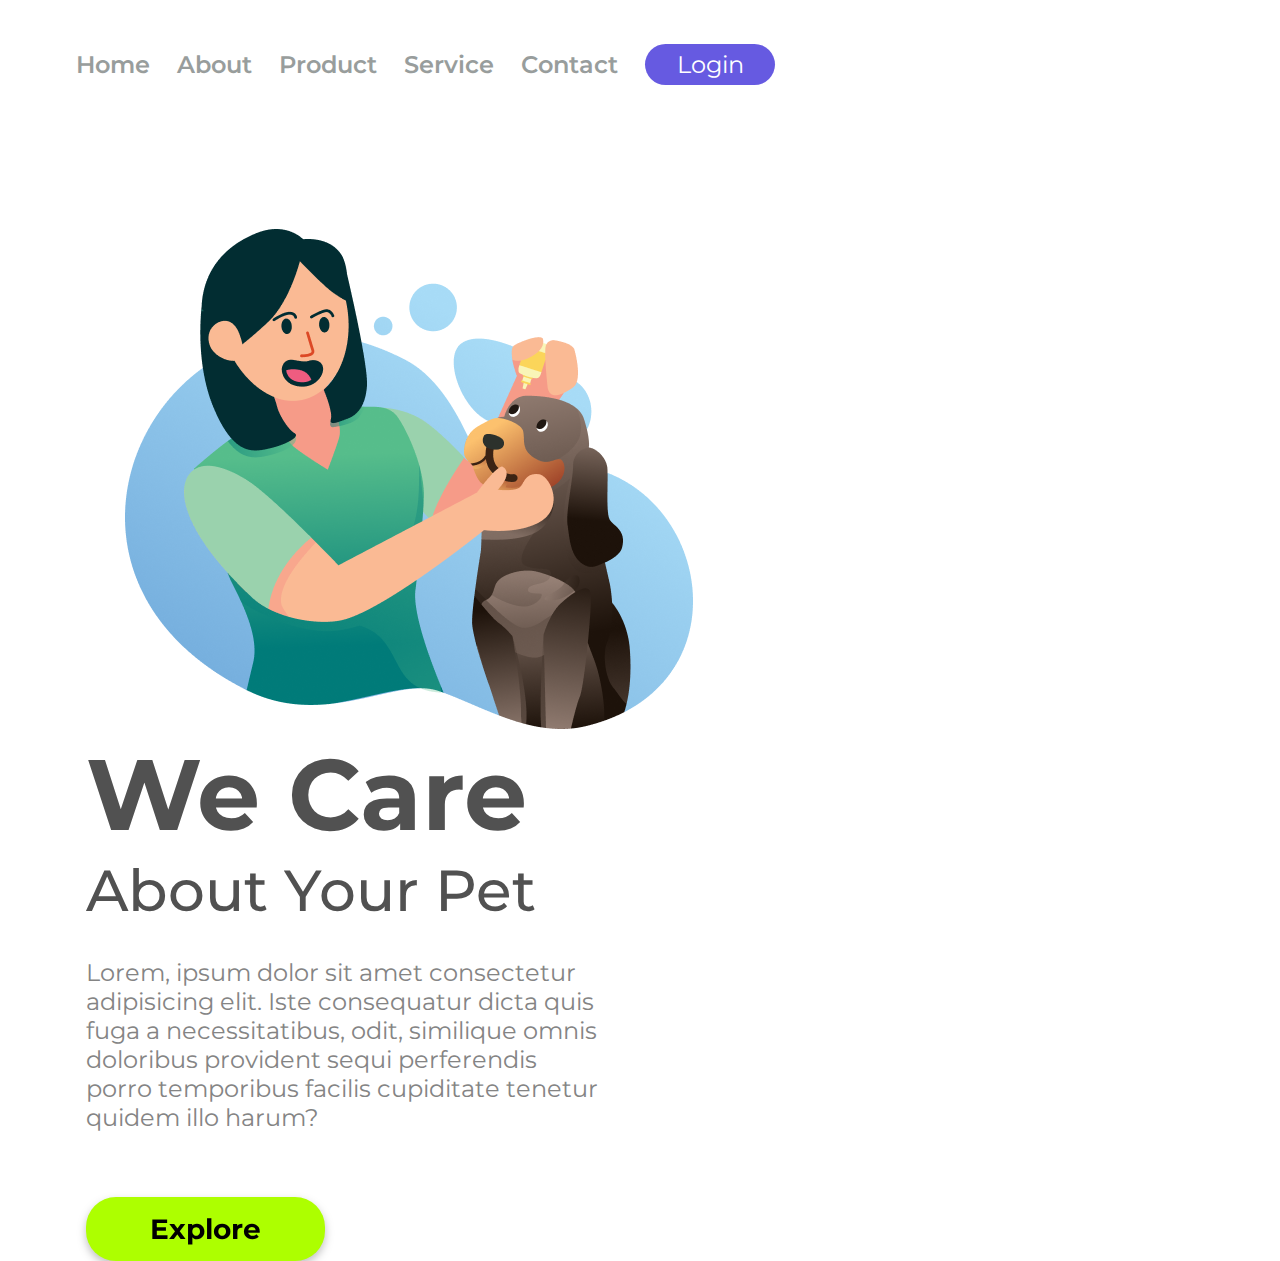
<file: CSS/index.html>
<!DOCTYPE html>
<html lang="pt-br">

<head>
    <meta charset="UTF-8">
    <meta http-equiv="X-UA-Compatible" content="IE=edge">
    <meta name="viewport" content="width=device-width, initial-scale=1.0">
    <link rel="stylesheet" href="./styles.css">
    <link rel="preconnect" href="https://fonts.googleapis.com">
    <link rel="preconnect" href="https://fonts.gstatic.com" crossorigin>
    <link
        href="https://fonts.googleapis.com/css2?family=Montserrat:wght@400;500;600;700;900&family=Open+Sans:wght@300&display=swap"
        rel="stylesheet">
    <title>We Care</title>
</head>

<body>
    <header>
        <a class="link-header">Home</a>
        <a class="link-header">About</a>
        <a class="link-header">Product</a>
        <a class="link-header">Service</a>
        <a class="link-header">Contact</a>
        <button class="button-header">Login</button>
    </header>
    <main>
        <img src="./img/Illustration 2.png" alt="we-care-logo" class="img-logo">

        <section>
            <h1>We Care</h1>
            <h2>About Your Pet</h2>
            <p>Lorem, ipsum dolor sit amet consectetur adipisicing elit. Iste consequatur dicta quis fuga a
                necessitatibus,
                odit, similique omnis doloribus provident sequi perferendis porro temporibus facilis cupiditate tenetur
                quidem illo harum?</p>
            <button class="button-main">Explore</button>
        </section>
    </main>


</body>

</html>
</file>
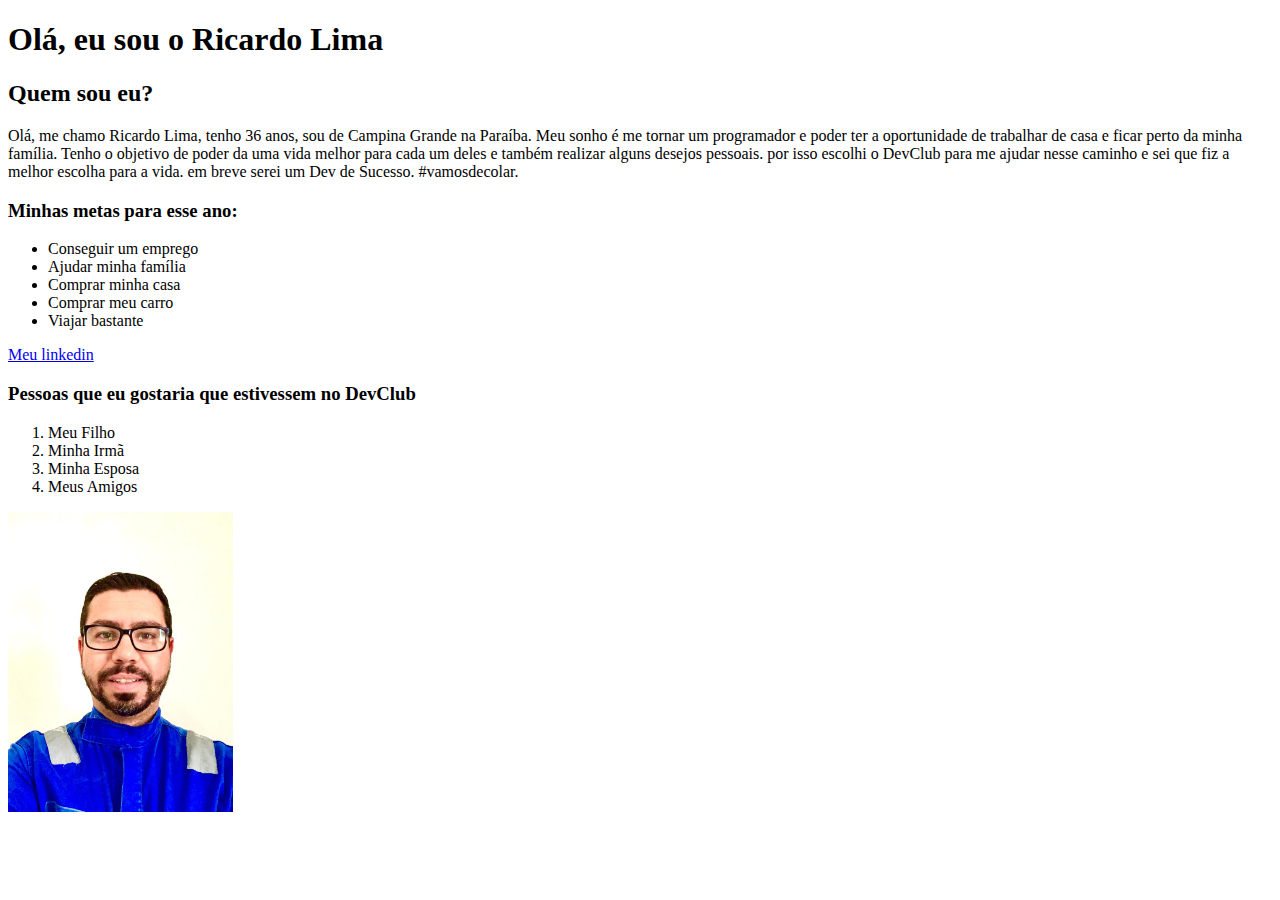
<file: HTML/Desafio.html>
<!DOCTYPE html>
<html lang="pt-br">

<head>
    <meta charset="UTF-8" />
    <meta http-equiv="X-UA-Compatible" content="IE=edge" />
    <meta name="viewport" content="width=device-width, initial-scale=1.0" />
    <title>Quem sou eu!</title>
</head>

<body>
    <h1><strong>Olá, eu sou o Ricardo Lima</strong></h1>

    <h2>Quem sou eu?</h2>

    <p>
        Olá, me chamo Ricardo Lima, tenho 36 anos, sou de Campina Grande na
        Paraíba. Meu sonho é me tornar um programador e poder ter a oportunidade
        de trabalhar de casa e ficar perto da minha família. Tenho o objetivo de
        poder da uma vida melhor para cada um deles e também realizar alguns
        desejos pessoais. por isso escolhi o DevClub para me ajudar nesse caminho
        e sei que fiz a melhor escolha para a vida. em breve serei um Dev de
        Sucesso. #vamosdecolar.
    </p>

    <h3>Minhas metas para esse ano:</h3>

    <ul>
        <li>Conseguir um emprego</li>
        <li>Ajudar minha família</li>
        <li>Comprar minha casa</li>
        <li>Comprar meu carro</li>
        <li>Viajar bastante</li>
    </ul>

    <a href="https://www.linkedin.com/in/ricardo-lima-098a9b11a/" target="_blank">Meu linkedin</a>

    <h3>Pessoas que eu gostaria que estivessem no DevClub</h3>

    <ol>
        <li>Meu Filho</li>
        <li>Minha Irmã</li>
        <li>Minha Esposa</li>
        <li>Meus Amigos</li>
    </ol>

    <img src="../ricardo.jpeg" alt="Foto de Ricardo Lima" height="300px" />
</body>

</html>
</file>
<file: CSS/styles.css>
* {
  font-family: "Montserrat", sans-serif;
  margin: 0;
  padding: 0;
  box-sizing: border-box;
}

header {
  margin: 44px 0 144px 76px;
}

.link-header {
  font-weight: 600;
  font-size: 24px;
  line-height: 29px;
  color: #989d9c;
  cursor: pointer;
  margin-right: 23px;
}

.button-header {
  background: #665ae1;
  border-radius: 20.5px;
  width: 130px;
  height: 41px;
  border: none;
  font-size: 24px;
  line-height: 29px;
  cursor: pointer;

  color: #ffffff;
}
.img-logo {
  width: 568px;
  height: 500px;
  margin-left: 125px;
  display: inline-block;
}

section {
  display: inline-block;
  margin-left: 86px;
}

h1 {
  font-size: 100px;
  line-height: 122px;
  color: #515151;
}

h2 {
  font-weight: 500;
  font-size: 58px;
  line-height: 71px;
  color: #515151;
}

p {
  font-weight: 400;
  font-size: 24px;
  line-height: 29px;
  color: #848484;
  width: 515px;
  margin-top: 32px;
  margin-bottom: 65px;
  
}

.button-main {
  background: #adff00;
  border-radius: 30px;
  width: 239px;
  height: 64px;
  border: none;
  cursor: pointer;
  filter: drop-shadow(0px 4px 4px rgba(0, 0, 0, 0.25));
  font-weight: 700;
  font-size: 28px;
  line-height: 34px;
  color: #000000;
}
</file>
